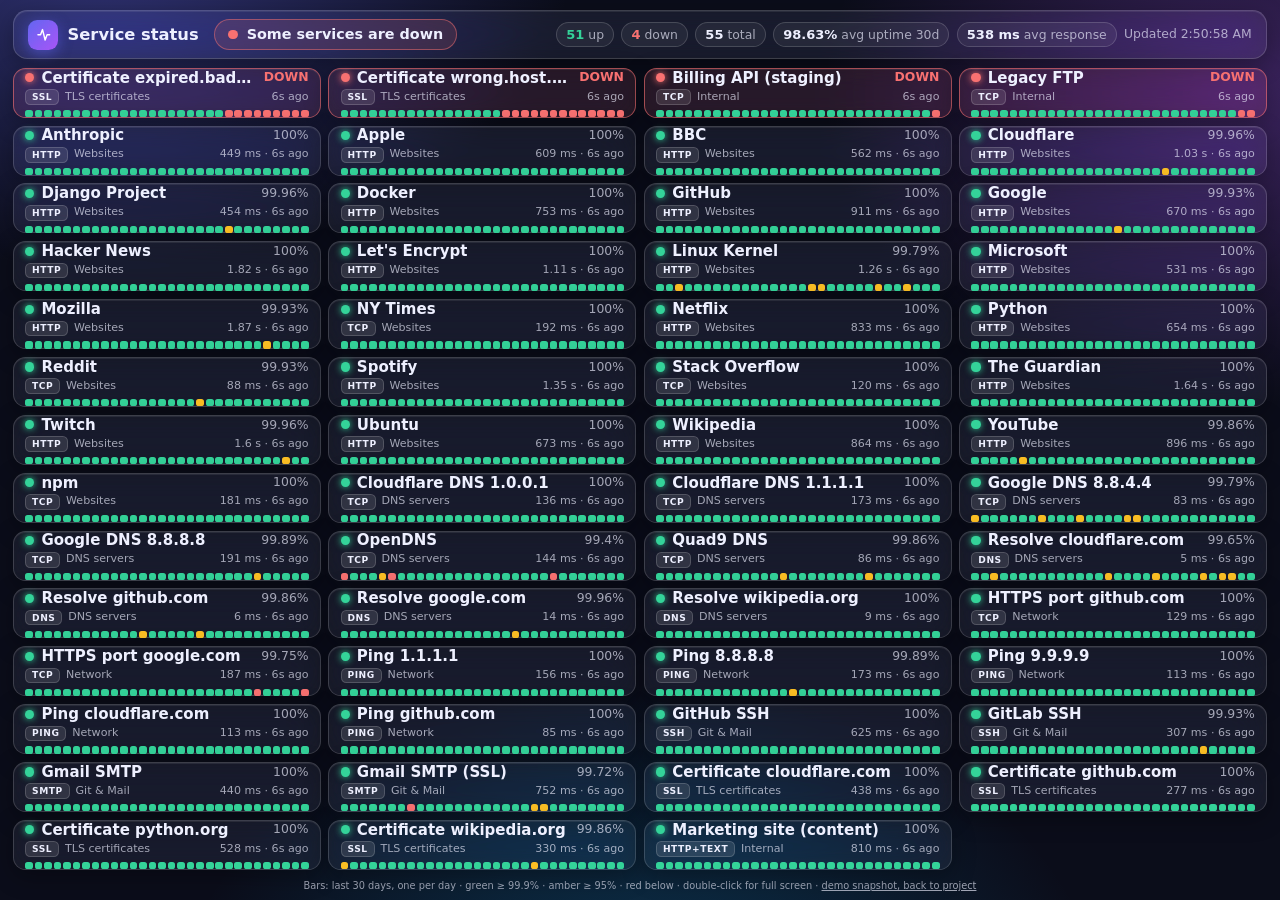
<file: docs/demo/index.html>
<!doctype html>
<html lang="en" dir="ltr">
<head>
<meta charset="utf-8">
<meta name="viewport" content="width=device-width, initial-scale=1">
<meta name="color-scheme" content="dark">
<title>Live demo · Uptime Monitor</title>
<style>
  /* Everything is sized in rem; the root font-size scales with the screen so the layout looks the same
     on a laptop and on a 4K TV. min(vw, vh) keeps all tiles on one screen at any aspect ratio. */
  html { font-size: clamp(11px, min(1.02vw, 1.62vh), 64px); background: #0b0d1a; }
  :root {
    --text: #eef0ff; --muted: rgba(238, 240, 255, .66);
    --glass: rgba(255, 255, 255, .06); --glass-hi: rgba(255, 255, 255, .11); --edge: rgba(255, 255, 255, .16);
    --up: #34d399; --warn: #fbbf24; --down: #f87171; --none: rgba(255, 255, 255, .14);
  }
  * { box-sizing: border-box; }
  body {
    margin: 0; height: 100vh; overflow: hidden; color: var(--text);
    font: 1rem/1.35 Inter, ui-sans-serif, system-ui, -apple-system, "Segoe UI", sans-serif;
    background:
      radial-gradient(60rem 40rem at 8% -5%, rgba(99, 102, 241, .42), transparent 60%),
      radial-gradient(55rem 40rem at 98% 10%, rgba(168, 85, 247, .30), transparent 60%),
      radial-gradient(60rem 45rem at 50% 115%, rgba(14, 165, 233, .28), transparent 60%),
      #0b0d1a;
  }
  main { height: 100%; display: flex; flex-direction: column; gap: .7rem; padding: .8rem 1rem .6rem; }
  .glass {
    background: var(--glass); border: 1px solid var(--edge); border-radius: 1.1rem;
    -webkit-backdrop-filter: blur(18px) saturate(160%); backdrop-filter: blur(18px) saturate(160%);
    box-shadow: 0 .5rem 1.8rem rgba(0, 0, 0, .3), inset 0 1px 0 rgba(255, 255, 255, .08);
  }

  /* Top bar */
  .top { display: flex; align-items: center; gap: 1.2rem; padding: .6rem 1.1rem; flex: none; }
  .brand { display: flex; align-items: center; gap: .7rem; font-weight: 700; font-size: 1.25rem; }
  .logo { width: 2.3rem; height: 2.3rem; border-radius: .7rem; display: grid; place-items: center;
    background: linear-gradient(135deg, #6366f1, #a855f7); box-shadow: 0 .3rem 1rem rgba(99, 102, 241, .5); }
  .logo svg { width: 1.2rem; height: 1.2rem; stroke: #fff; fill: none; stroke-width: 2.2; stroke-linecap: round; stroke-linejoin: round; }
  .overall { display: flex; align-items: center; gap: .65rem; padding: .35rem 1rem; border-radius: 999px;
    border: 1px solid var(--edge); background: var(--glass-hi); font-weight: 600; font-size: 1.1rem; }
  .overall.up { background: rgba(52, 211, 153, .13); border-color: rgba(52, 211, 153, .45); --c: 52, 211, 153; }
  .overall.degraded { background: rgba(248, 113, 113, .14); border-color: rgba(248, 113, 113, .5); --c: 248, 113, 113; }
  .pulse { width: .75rem; height: .75rem; border-radius: 50%; background: var(--none); }
  .up .pulse { background: var(--up); animation: pulse 2s infinite; }
  .degraded .pulse { background: var(--down); animation: pulse 1.4s infinite; }
  @keyframes pulse { 0% { box-shadow: 0 0 0 0 rgba(var(--c), .6); } 100% { box-shadow: 0 0 0 .8rem rgba(var(--c), 0); } }
  .counts { display: flex; gap: .55rem; margin-inline-start: auto; align-items: center; color: var(--muted); font-size: .95rem; }
  .chip { padding: .2rem .7rem; border-radius: 999px; border: 1px solid var(--edge); background: var(--glass); white-space: nowrap; }
  .chip b { color: var(--text); font-size: 1.05em; }
  .chip.ok b { color: var(--up); } .chip.bad b { color: var(--down); }

  /* Grid fills the remaining screen: columns ~20rem, rows share the leftover height equally */
  #grid { flex: 1; min-height: 0; display: grid; gap: .6rem;
    grid-template-columns: repeat(auto-fill, minmax(20rem, 1fr)); grid-auto-rows: 1fr; }
  .tile { padding: .35rem .85rem .4rem; border-radius: .95rem; min-width: 0; min-height: 0;
    display: flex; flex-direction: column; justify-content: center; }
  .tile.down { border-color: rgba(248, 113, 113, .6); background: rgba(248, 113, 113, .12); }
  .row { display: flex; align-items: center; justify-content: space-between; gap: .6rem; }
  .name { display: flex; align-items: center; gap: .55rem; font-weight: 600; font-size: 1.15rem; min-width: 0; }
  .name span:last-child { overflow: hidden; text-overflow: ellipsis; white-space: nowrap; }
  .dot { width: .7rem; height: .7rem; border-radius: 50%; flex: none; background: var(--none); }
  .dot.up { background: var(--up); box-shadow: 0 0 .6rem var(--up); }
  .dot.down { background: var(--down); box-shadow: 0 0 .6rem var(--down); }
  .pct { font-variant-numeric: tabular-nums; font-size: .95rem; color: var(--muted); flex: none; }
  .tile.down .pct { color: var(--down); font-weight: 700; }
  .meta { display: flex; justify-content: space-between; align-items: center; margin-top: .1rem; color: var(--muted); font-size: .85rem; }
  .meta .l { display: flex; align-items: center; gap: .45rem; min-width: 0; }
  .meta .l span:last-child { overflow: hidden; text-overflow: ellipsis; white-space: nowrap; }
  .kind { font-size: .7rem; font-weight: 700; letter-spacing: .06em; padding: .05rem .45rem; border-radius: .4rem;
    background: var(--glass-hi); border: 1px solid var(--edge); color: var(--text); flex: none; }
  .meta .r { font-variant-numeric: tabular-nums; flex: none; }
  .bars { display: flex; gap: .15rem; margin-top: .4rem; }
  .bars i { flex: 1; height: .55rem; border-radius: .2rem; background: var(--none); }
  .bars i.g { background: var(--up); } .bars i.y { background: var(--warn); } .bars i.r { background: var(--down); }
  .note { flex: none; text-align: center; color: var(--muted); font-size: .75rem; }

  /* Phones and narrow windows: normal scrolling page, one column, natural tile height (TV mode is unchanged). */
  @media (max-width: 700px) {
    html { font-size: 15px; }
    body { height: auto; min-height: 100vh; overflow: auto; }
    main { height: auto; min-height: 100vh; }
    .top { flex-wrap: wrap; gap: .6rem .9rem; }
    .counts { flex-wrap: wrap; margin-inline-start: 0; width: 100%; }
    #grid { grid-template-columns: 1fr; grid-auto-rows: auto; }
    .tile { padding: .6rem .85rem; }
  }
</style>
</head>
<body>
<main>
  <div class="glass top">
    <div class="brand">
      <div class="logo"><svg viewBox="0 0 24 24"><path d="M3 12h4l3-8 4 16 3-8h4"/></svg></div>
      Service status
    </div>
    <div id="overall" class="overall"><span class="pulse"></span><span id="overall-text">Loading…</span></div>
    <div class="counts" id="counts"></div>
  </div>
  <div id="grid"></div>
  <div class="note">Bars: last 30 days, one per day · green ≥ 99.9% · amber ≥ 95% · red below · double-click for full screen · <a href="../" style="color:inherit">demo snapshot, back to project</a></div>
</main>
<script>
const num = new Intl.NumberFormat("en-US", { maximumFractionDigits: 2 });
const OVERALL = { up: "All systems operational", degraded: "Some services are down", unknown: "No data yet" };
const RANK = { down: 0, unknown: 1, up: 2 };

function el(tag, cls, text) {
  const n = document.createElement(tag);
  if (cls) n.className = cls;
  if (text !== undefined) n.textContent = text;
  return n;
}
function barClass(p) { return p === null ? "" : p >= 99.9 ? "g" : p >= 95 ? "y" : "r"; }
function ago(iso) {
  if (!iso) return "never";
  const s = Math.max(0, Math.round((Date.now() - new Date(iso)) / 1000));
  return s < 60 ? s + "s ago" : s < 3600 ? Math.round(s / 60) + "m ago" : Math.round(s / 3600) + "h ago";
}
function chip(label, value, cls) {
  const c = el("span", "chip " + (cls || ""));
  c.append(el("b", "", value), " " + label);
  return c;
}

function render(data) {
  const services = data.categories.flatMap(c => c.services.map(s => ({ ...s, category: c.name })));
  services.sort((a, b) => RANK[a.status] - RANK[b.status]);   // problems first, then catalog order
  const down = services.filter(s => s.status === "down").length;
  const up = services.filter(s => s.status === "up").length;
  const ms = services.map(s => s.latency_ms).filter(v => v !== null);
  const avgMs = ms.length ? Math.round(ms.reduce((a, b) => a + b, 0) / ms.length) : null;
  const ups = services.map(s => s.uptime_30d).filter(v => v !== null);
  const avgUp = ups.length ? ups.reduce((a, b) => a + b, 0) / ups.length : null;

  document.getElementById("overall").className = "overall " + data.overall;
  document.getElementById("overall-text").textContent = OVERALL[data.overall];
  document.getElementById("counts").replaceChildren(
    chip("up", up, "ok"), chip("down", down, down ? "bad" : ""), chip("total", services.length),
    chip("avg uptime 30d", avgUp === null ? "—" : num.format(avgUp) + "%"),
    chip("avg response", avgMs === null ? "—" : avgMs + " ms"),
    el("span", "", "Updated " + new Date(data.updated_at).toLocaleTimeString("en-US")),
  );

  const grid = document.getElementById("grid");
  grid.replaceChildren();
  for (const s of services) {
    const tile = el("div", "glass tile " + s.status);
    const top = el("div", "row");
    const name = el("div", "name");
    name.append(el("span", "dot " + s.status), el("span", "", s.name));
    const pct = s.status === "down" ? "DOWN" : s.uptime_30d === null ? "—" : num.format(s.uptime_30d) + "%";
    top.append(name, el("span", "pct", pct));
    const meta = el("div", "meta");
    const left = el("div", "l");
    left.append(el("span", "kind", s.kind), el("span", "", s.category));
    const rt = s.latency_ms === null ? "" : (s.latency_ms >= 1000 ? num.format(s.latency_ms / 1000) + " s" : Math.round(s.latency_ms) + " ms") + " · ";
    meta.append(left, el("span", "r", rt + ago(s.last_checked)));
    tile.title = s.name + " — 30-day uptime " + (s.uptime_30d === null ? "n/a" : num.format(s.uptime_30d) + "%");
    const bars = el("div", "bars");
    for (const d of s.days) {
      const b = el("i", barClass(d.uptime));
      b.title = d.date + (d.uptime === null ? " — no data" : " — " + d.uptime + "%");
      bars.append(b);
    }
    tile.append(top, meta, bars);
    grid.append(tile);
  }
}

function rebase(d) {
  const off = Date.now() - new Date(d.updated_at);
  const shift = iso => iso && new Date(new Date(iso).getTime() + off).toISOString();
  d.updated_at = shift(d.updated_at);
  d.categories.forEach(c => c.services.forEach(s => { s.last_checked = shift(s.last_checked); }));
  return d;
}
async function load() {
  try {
    const r = await fetch("status.json");
    if (!r.ok) throw new Error(r.status);
    render(rebase(await r.json()));
  } catch (e) {
    document.getElementById("overall-text").textContent = "Could not load status";
  }
}
load();
setInterval(load, 30000);

// TV mode: double-click toggles full screen
document.addEventListener("dblclick", () => {
  if (document.fullscreenElement) document.exitFullscreen();
  else document.documentElement.requestFullscreen?.();
});
</script>
</body>
</html>
</file>
